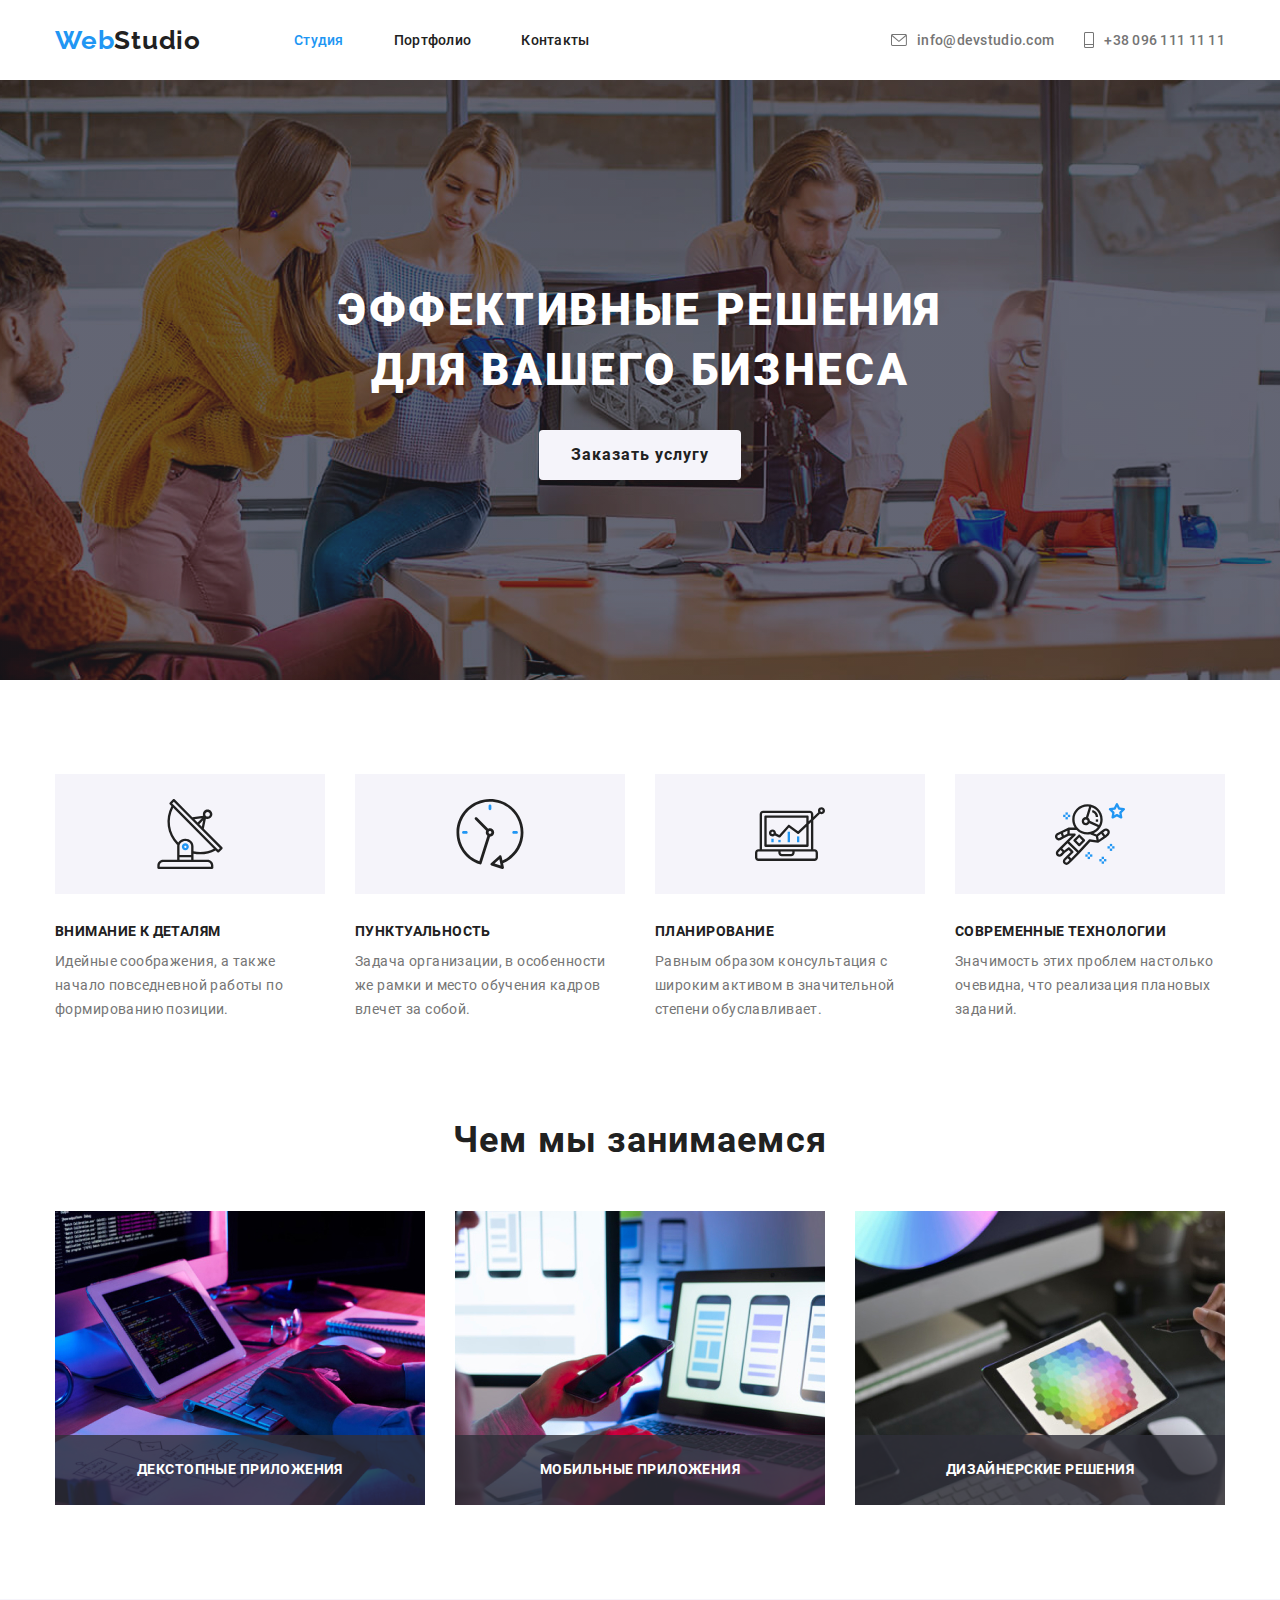
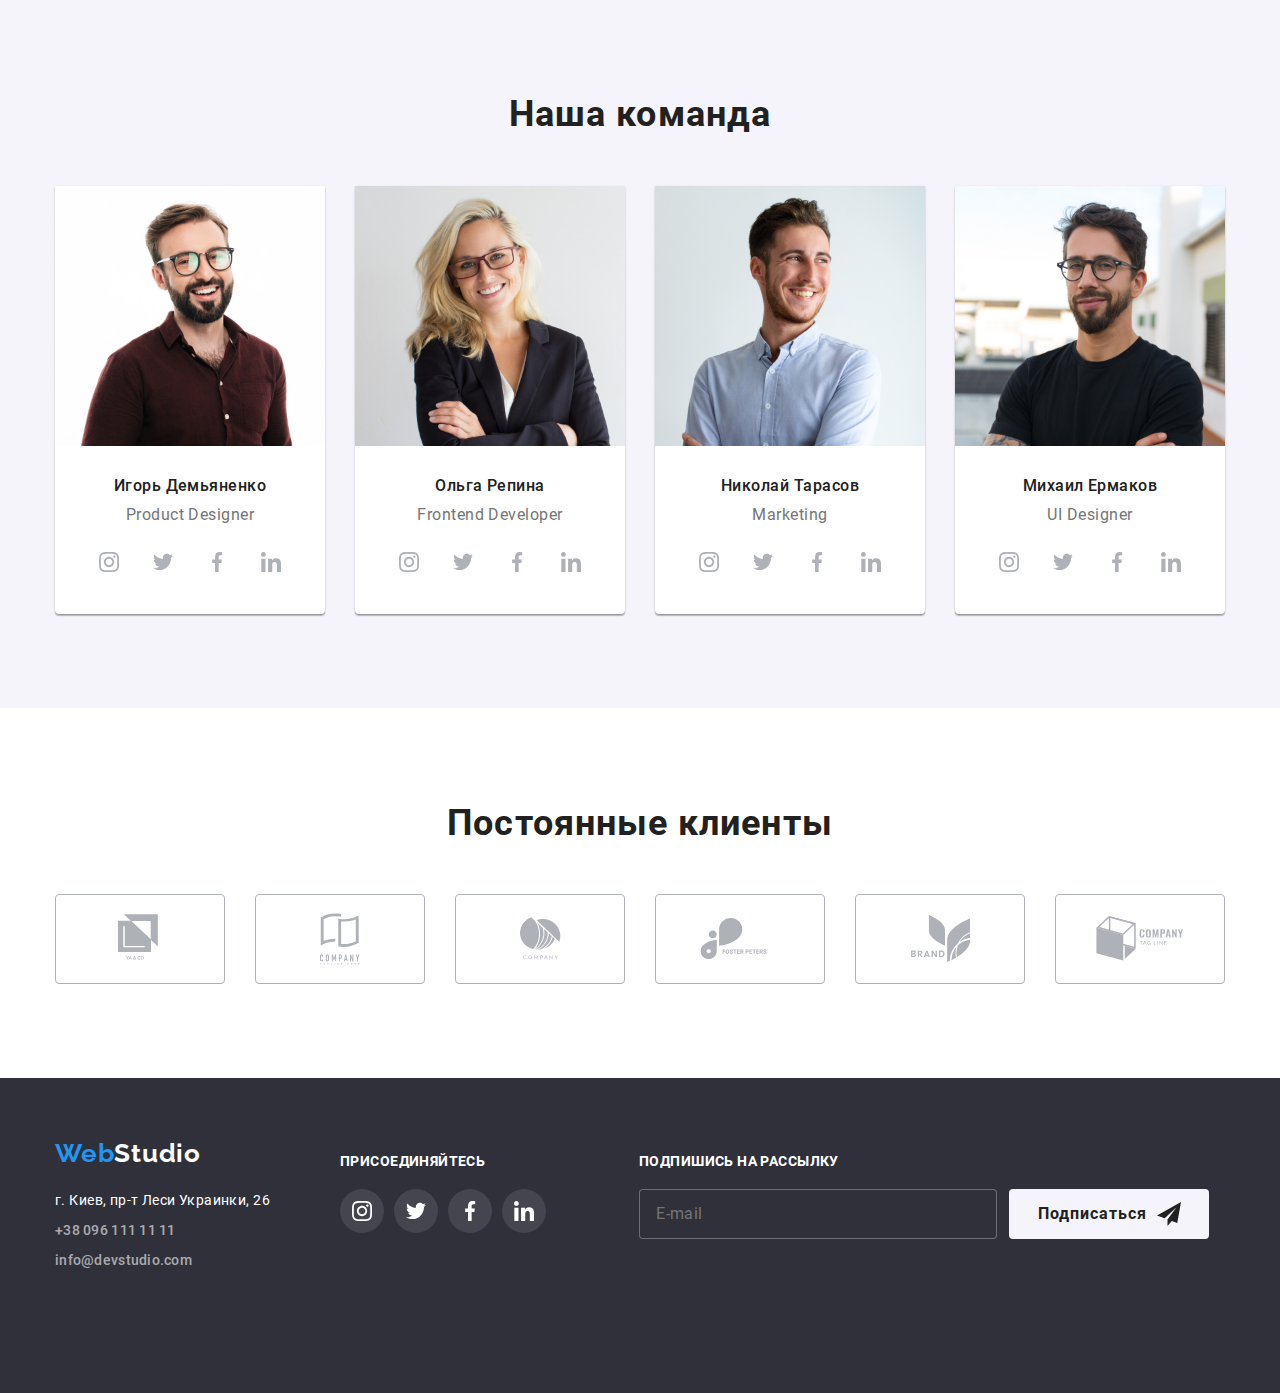
<file: index.html>
<!DOCTYPE html>
<html lang="ru">
  <head>
    <meta charset="UTF-8" />
    <meta name="viewport" content="width=device-width, initial-scale=1.0" />
    <title>эффективные решения для вашего бизнеса</title>
    <link
      href="https://fonts.googleapis.com/css2?family=Raleway:wght@700&display=swap"
      rel="stylesheet"
    />
    <link rel="stylesheet" href="./css/main.min.css" />
    <base href="." />
  </head>

  <body>
    <header>
      <div class="container main-nav">
        <a href="./" lang="en" class="logo-style link"
          ><span class="logo-accent link">Web</span>Studio</a
        >
        <nav class="nav">
          <ul class="site-nav list">
            <li class="item">
              <a href="" class="link-nav link current">Студия</a>
            </li>
            <li class="item">
              <a href="./portfolio.html" class="link link-nav">Портфолио</a>
            </li>
            <li class="item">
              <a href="" class="link link-nav">Контакты</a>
            </li>
          </ul>
        </nav>

        <ul class="auth-nav list">
          <li class="item">
            <a href="mailto:info@devstudio.com" class="link">
              <svg class="icon-nav envelope-icon">
                <use href="./icons/symbol-defs.svg#icon-envelope"></use></svg
              >info@devstudio.com
            </a>
          </li>
          <li class="item">
            <a href="tel:+380961111111" class="link">
              <svg class="icon-nav phone-icon">
                <use href="./icons/symbol-defs.svg#icon-phone"></use>
              </svg>
              +38 096 111 11 11</a
            >
          </li>
        </ul>
      </div>
    </header>

    <main>
      <section class="hero">
        <div class="container hero-view">
          <h1 class="main-title">эффективные решения для вашего бизнеса</h1>
          <button type="button" class="btn-service" data-modal-open>
            Заказать услугу
          </button>
          <div class="backdrop is-hidden" data-modal>
            <div class="modal">
              <div class="close-btn">
                <button class="close-icon" data-modal-close>
                  <svg class="close-icons-svg">
                    <use href="./icons/symbol-defs.svg#icon-vector"></use>
                  </svg>
                </button>
              </div>
              <p class="modal-form">Оставьте свои данные, мы вам перезвоним</p>
              <form class="form" autocomplete="off">
                <div class="form-field">
                  <label for="name" class="form-label">Имя</label>
                  <input
                    type="text"
                    name="name"
                    id="name"
                    placeholder=" "
                    class="form-input"
                  /><svg class="icon-modal icon-modal-name">
                    <use href="./icons/symbol-defs.svg#icon-person-black"></use>
                  </svg>
                </div>
                <div class="form-field">
                  <label for="phonenumber" class="form-label">Телефон</label>
                  <input
                    type="tel"
                    name="name"
                    id="phonenumber"
                    placeholder=" "
                    class="form-input"
                  /><svg class="icon-modal icon-modal-mob">
                    <use href="./icons/symbol-defs.svg#icon-phone-black"></use>
                  </svg>
                </div>
                <div class="form-field">
                  <label for="mail" class="form-label">Почта</label>
                  <input
                    type="email"
                    name="mail"
                    id="mail"
                    placeholder=" "
                    class="form-input"
                  /><svg class="icon-modal icon-modal-mail">
                    <use href="./icons/symbol-defs.svg#icon-email-black"></use>
                  </svg>
                </div>
                <div class="comment-field">
                  <label for="comment" class="form-label">Комментарий</label>
                  <textarea
                    name="message"
                    id="comment"
                    rows="5"
                    class="field"
                    placeholder="Введите текст"
                  ></textarea>
                </div>
                <div class="contract">
                  <label class="admission-contract">
                    <input type="checkbox" class="checkbox" name="admission" />
                    <span class="checkbox-icon"></span>
                    Соглашаюсь с рассылкой и принимаю
                    <a href="" lang="ru" class="checkbox-name"
                      >Условия договора</a
                    >
                  </label>
                </div>
                <div>
                  <button type="submit" class="btn btn-send">Отправить</button>
                </div>
              </form>
            </div>
          </div>
        </div>
      </section>

      <section class="advantages">
        <div class="container">
          <h2 hidden>Наши преимущества</h2>
          <ul class="list">
            <li class="item-text antenna-icon">
              <h3 class="title-advantages section-title">внимание к деталям</h3>
              <p class="text">
                Идейные соображения, а также начало повседневной работы по
                формированию позиции.
              </p>
            </li>

            <li class="item-text clock-icon">
              <h3 class="title-advantages section-title">пунктуальность</h3>
              <p class="text">
                Задача организации, в особенности же рамки и место обучения
                кадров влечет за собой.
              </p>
            </li>

            <li class="item-text diagram-icon">
              <h3 class="title-advantages section-title">планирование</h3>
              <p class="text">
                Равным образом консультация с широким активом в значительной
                степени обуславливает.
              </p>
            </li>

            <li class="item-text austranaut-icon">
              <h3 class="title-advantages section-title">
                современные технологии
              </h3>
              <p class="text">
                Значимость этих проблем настолько очевидна, что реализация
                плановых заданий.
              </p>
            </li>
          </ul>
        </div>
      </section>

      <section class="employment">
        <div class="container">
          <h2 class="section-title">Чем мы занимаемся</h2>
          <ul class="list">
            <li class="directions">
              <img
                src="./img/gallery/img1.jpg"
                width="370"
                height="294"
                alt="декстопные приложения"
              />
              <h3 class="title-advantages title-card">декстопные приложения</h3>
            </li>
            <li class="directions">
              <img
                src="./img/gallery/img2.jpg"
                width="370"
                height="294"
                alt="мобильные приложения"
              />
              <h3 class="title-advantages title-card">мобильные приложения</h3>
            </li>
            <li class="directions">
              <img
                src="./img/gallery/img3.jpg"
                width="370"
                height="294"
                alt="цветовая палитра"
              />
              <h3 class="title-advantages title-card">дизайнерские решения</h3>
            </li>
          </ul>
        </div>
      </section>

      <section class="employment section-staff">
        <div class="container">
          <h2 class="section-title">Наша команда</h2>

          <div class="team-list">
            <ul class="list">
              <li class="team-item">
                <img
                  src="./img/team/demjanenko.jpg"
                  alt="Игорь Демьяненко"
                  width="270"
                  height="260"
                />
                <h3 class="title-name">Игорь Демьяненко</h3>
                <p lang="en" class="profession">Product Designer</p>
                <ul class="list social-icons">
                  <li class="social-icons-item">
                    <a
                      class="social-icons-link"
                      href="https://instagram.com/"
                      target="_blank"
                      rel="noopener noreferer"
                      aria-label="Instagram"
                    >
                      <svg class="social-icons-svg">
                        <use
                          href="./icons/symbol-defs.svg#icon-instagram"
                        ></use>
                      </svg>
                    </a>
                  </li>
                  <li class="social-icons-item">
                    <a
                      class="social-icons-link"
                      href="https://twitter.com/"
                      target="_blank"
                      rel="noopener noreferer"
                      aria-label="Twitter"
                    >
                      <svg class="social-icons-svg">
                        <use href="./icons/symbol-defs.svg#icon-twitter"></use>
                      </svg>
                    </a>
                  </li>
                  <li class="social-icons-item">
                    <a
                      class="social-icons-link"
                      href="https://facebook.com/"
                      target="_blank"
                      rel="noopener noreferer"
                      aria-label="Facebook"
                    >
                      <svg class="social-icons-svg">
                        <use href="./icons/symbol-defs.svg#icon-facebook"></use>
                      </svg>
                    </a>
                  </li>
                  <li class="social-icons-item">
                    <a
                      class="social-icons-link"
                      href="https://linkedin.com/"
                      target="_blank"
                      rel="noopener noreferer"
                      aria-label="Linkedin"
                    >
                      <svg class="social-icons-svg">
                        <use href="./icons/symbol-defs.svg#icon-linkedin"></use>
                      </svg>
                    </a>
                  </li>
                </ul>
              </li>

              <li class="team-item">
                <img
                  src="./img/team/repina.jpg"
                  alt="Ольга Репина"
                  width="270"
                  height="260"
                />
                <h3 class="title-name">Ольга Репина</h3>
                <p lang="en" class="profession">Frontend Developer</p>
                <ul class="list social-icons">
                  <li class="social-icons-item">
                    <a
                      class="social-icons-link"
                      href="https://instagram.com/"
                      target="_blank"
                      rel="noopener noreferer"
                      aria-label="Instagram"
                    >
                      <svg class="social-icons-svg">
                        <use
                          href="./icons/symbol-defs.svg#icon-instagram"
                        ></use>
                      </svg>
                    </a>
                  </li>
                  <li class="social-icons-item">
                    <a
                      class="social-icons-link"
                      href="https://twitter.com/"
                      target="_blank"
                      rel="noopener noreferer"
                      aria-label="Twitter"
                    >
                      <svg class="social-icons-svg">
                        <use href="./icons/symbol-defs.svg#icon-twitter"></use>
                      </svg>
                    </a>
                  </li>
                  <li class="social-icons-item">
                    <a
                      class="social-icons-link"
                      href="https://facebook.com/"
                      target="_blank"
                      rel="noopener noreferer"
                      aria-label="Facebook"
                    >
                      <svg class="social-icons-svg">
                        <use href="./icons/symbol-defs.svg#icon-facebook"></use>
                      </svg>
                    </a>
                  </li>
                  <li class="social-icons-item">
                    <a
                      class="social-icons-link"
                      href="https://linkedin.com/"
                      target="_blank"
                      rel="noopener noreferer"
                      aria-label="Linkedin"
                    >
                      <svg class="social-icons-svg">
                        <use href="./icons/symbol-defs.svg#icon-linkedin"></use>
                      </svg>
                    </a>
                  </li>
                </ul>
              </li>

              <li class="team-item">
                <img
                  src="./img/team/tarasov.jpg"
                  alt="Николай Тарасов"
                  width="270"
                  height="260"
                />
                <h3 class="title-name">Николай Тарасов</h3>
                <p lang="en" class="profession">Marketing</p>
                <ul class="list social-icons">
                  <li class="social-icons-item">
                    <a
                      class="social-icons-link"
                      href="https://instagram.com/"
                      target="_blank"
                      rel="noopener noreferer"
                      aria-label="Instagram"
                    >
                      <svg class="social-icons-svg">
                        <use
                          href="./icons/symbol-defs.svg#icon-instagram"
                        ></use>
                      </svg>
                    </a>
                  </li>
                  <li class="social-icons-item">
                    <a
                      class="social-icons-link"
                      href="https://twitter.com/"
                      target="_blank"
                      rel="noopener noreferer"
                      aria-label="Twitter"
                    >
                      <svg class="social-icons-svg">
                        <use href="./icons/symbol-defs.svg#icon-twitter"></use>
                      </svg>
                    </a>
                  </li>
                  <li class="social-icons-item">
                    <a
                      class="social-icons-link"
                      href="https://facebook.com/"
                      target="_blank"
                      rel="noopener noreferer"
                      aria-label="Facebook"
                    >
                      <svg class="social-icons-svg">
                        <use href="./icons/symbol-defs.svg#icon-facebook"></use>
                      </svg>
                    </a>
                  </li>
                  <li class="social-icons-item">
                    <a
                      class="social-icons-link"
                      href="https://linkedin.com/"
                      target="_blank"
                      rel="noopener noreferer"
                      aria-label="Linkedin"
                    >
                      <svg class="social-icons-svg">
                        <use href="./icons/symbol-defs.svg#icon-linkedin"></use>
                      </svg>
                    </a>
                  </li>
                </ul>
              </li>

              <li class="team-item">
                <img
                  src="./img/team/ermakov.jpg"
                  alt="Михаил Ермаков"
                  width="270"
                  height="260"
                />
                <h3 class="title-name">Михаил Ермаков</h3>
                <p lang="en" class="profession">UI Designer</p>
                <ul class="list social-icons">
                  <li class="social-icons-item">
                    <a
                      class="social-icons-link"
                      href="https://instagram.com/"
                      target="_blank"
                      rel="noopener noreferer"
                      aria-label="Instagram"
                    >
                      <svg class="social-icons-svg">
                        <use
                          href="./icons/symbol-defs.svg#icon-instagram"
                        ></use>
                      </svg>
                    </a>
                  </li>
                  <li class="social-icons-item">
                    <a
                      class="social-icons-link"
                      href="https://twitter.com/"
                      target="_blank"
                      rel="noopener noreferer"
                      aria-label="Twitter"
                    >
                      <svg class="social-icons-svg">
                        <use href="./icons/symbol-defs.svg#icon-twitter"></use>
                      </svg>
                    </a>
                  </li>
                  <li class="social-icons-item">
                    <a
                      class="social-icons-link"
                      href="https://facebook.com/"
                      target="_blank"
                      rel="noopener noreferer"
                      aria-label="Facebook"
                    >
                      <svg class="social-icons-svg">
                        <use href="./icons/symbol-defs.svg#icon-facebook"></use>
                      </svg>
                    </a>
                  </li>
                  <li class="social-icons-item">
                    <a
                      class="social-icons-link"
                      href="https://linkedin.com/"
                      target="_blank"
                      rel="noopener noreferer"
                      aria-label="Linkedin"
                    >
                      <svg class="social-icons-svg">
                        <use href="./icons/symbol-defs.svg#icon-linkedin"></use>
                      </svg>
                    </a>
                  </li>
                </ul>
              </li>
            </ul>
          </div>
        </div>
      </section>
      <section class="our-clients">
        <div class="container">
          <h2 class="section-title">Постоянные клиенты</h2>
          <ul class="list clients-list">
            <li class="client-item">
              <a
                class="link client-link"
                href=""
                target="_blank"
                rel="noopener noreferer"
                aria-label="YA & CO"
              >
                <svg class="client-icons-svg first-client">
                  <use href="./icons/symbol-defs.svg#icon-logo-1"></use>
                </svg>
              </a>
            </li>
            <li class="client-item">
              <a
                class="link client-link"
                href=""
                target="_blank"
                rel="noopener noreferer"
                aria-label="Company2"
              >
                <svg class="client-icons-svg second-client">
                  <use href="./icons/symbol-defs.svg#icon-logo-2"></use>
                </svg>
              </a>
            </li>
            <li class="client-item">
              <a
                class="link client-link"
                href=""
                target="_blank"
                rel="noopener noreferer"
                aria-label="Company"
              >
                <svg class="client-icons-svg third-client">
                  <use href="./icons/symbol-defs.svg#icon-logo-3"></use>
                </svg>
              </a>
            </li>
            <li class="client-item">
              <a
                class="link client-link"
                href=""
                target="_blank"
                rel="noopener noreferer"
                aria-label="Foster Peter"
              >
                <svg class="client-icons-svg fourth-client">
                  <use href="./icons/symbol-defs.svg#icon-logo-4"></use>
                </svg>
              </a>
            </li>
            <li class="client-item">
              <a
                class="link client-link"
                href=""
                target="_blank"
                rel="noopener noreferer"
                aria-label="BRAND"
              >
                <svg class="client-icons-svg fifth-client">
                  <use href="./icons/symbol-defs.svg#icon-logo-5"></use>
                </svg>
              </a>
            </li>
            <li class="client-item">
              <a
                class="link client-link"
                href=""
                target="_blank"
                rel="noopener noreferer"
                aria-label="TagLine"
              >
                <svg class="client-icons-svg sixth-client">
                  <use href="./icons/symbol-defs.svg#icon-logo-6">logo6</use>
                </svg>
              </a>
            </li>
          </ul>
        </div>
      </section>
    </main>

    <footer class="footer-css">
      <div class="container">
        <div class="left-footer">
          <a href="./" lang="en" class="logo-style footer link"
            ><span class="logo-accent link">Web</span>Studio</a
          >
          <address class="adress">
            <p class="adress-footer">г. Киев, пр-т Леси Украинки, 26</p>
            <ul class="list footer-adress">
              <li class="contact-footer">
                <a href="tel:+380961111111" class="link link-contact"
                  >+38 096 111 11 11</a
                >
              </li>
              <li class="contact-footer">
                <a href="mailto:info@devstudio.com" class="link link-contact"
                  >info@devstudio.com</a
                >
              </li>
            </ul>
          </address>
        </div>
        <div class="social-net">
          <p class="join">присоединяйтесь</p>
          <ul class="list social-icons">
            <li class="social-icons-item">
              <a
                class="social-icons-link icons-footer"
                href="https://instagram.com/"
                target="_blank"
                rel="noopener noreferer"
                aria-label="Instagram"
              >
                <svg class="social-icons-svg footer-svg">
                  <use href="./icons/symbol-defs.svg#icon-instagram"></use>
                </svg>
              </a>
            </li>
            <li class="social-icons-item">
              <a
                class="social-icons-link icons-footer"
                href="https://twitter.com/"
                target="_blank"
                rel="noopener noreferer"
                aria-label="Twitter"
              >
                <svg class="social-icons-svg footer-svg">
                  <use href="./icons/symbol-defs.svg#icon-twitter"></use>
                </svg>
              </a>
            </li>
            <li class="social-icons-item">
              <a
                class="social-icons-link icons-footer"
                href="https://facebook.com/"
                target="_blank"
                rel="noopener noreferer"
                aria-label="Facebook"
              >
                <svg class="social-icons-svg footer-svg">
                  <use href="./icons/symbol-defs.svg#icon-facebook"></use>
                </svg>
              </a>
            </li>
            <li class="social-icons-item">
              <a
                class="social-icons-link icons-footer"
                href="https://linkedin.com/"
                target="_blank"
                rel="noopener noreferer"
                aria-label="Linkedin"
              >
                <svg class="social-icons-svg footer-svg">
                  <use href="./icons/symbol-defs.svg#icon-linkedin"></use>
                </svg>
              </a>
            </li>
          </ul>
        </div>
        <div class="subscribe">
          <p class="join">Подпишись на рассылку</p>
          <form class="form subscribe-form" autocomplete="off">
            <input
              type=" text"
              name="mailing"
              id="mailing"
              placeholder="E-mail"
              class="mailing-input"
            />
            <button type="submit" class="mailing-btn">
              Подписаться
              <svg class="send-icon">
                <use href="./icons/symbol-defs.svg#icon-send"></use>
              </svg>
            </button>
          </form>
        </div>
      </div>
    </footer>
    <script src="./js/modalWnd.js" type="text/javascript"></script>
  </body>
</html>
</file>
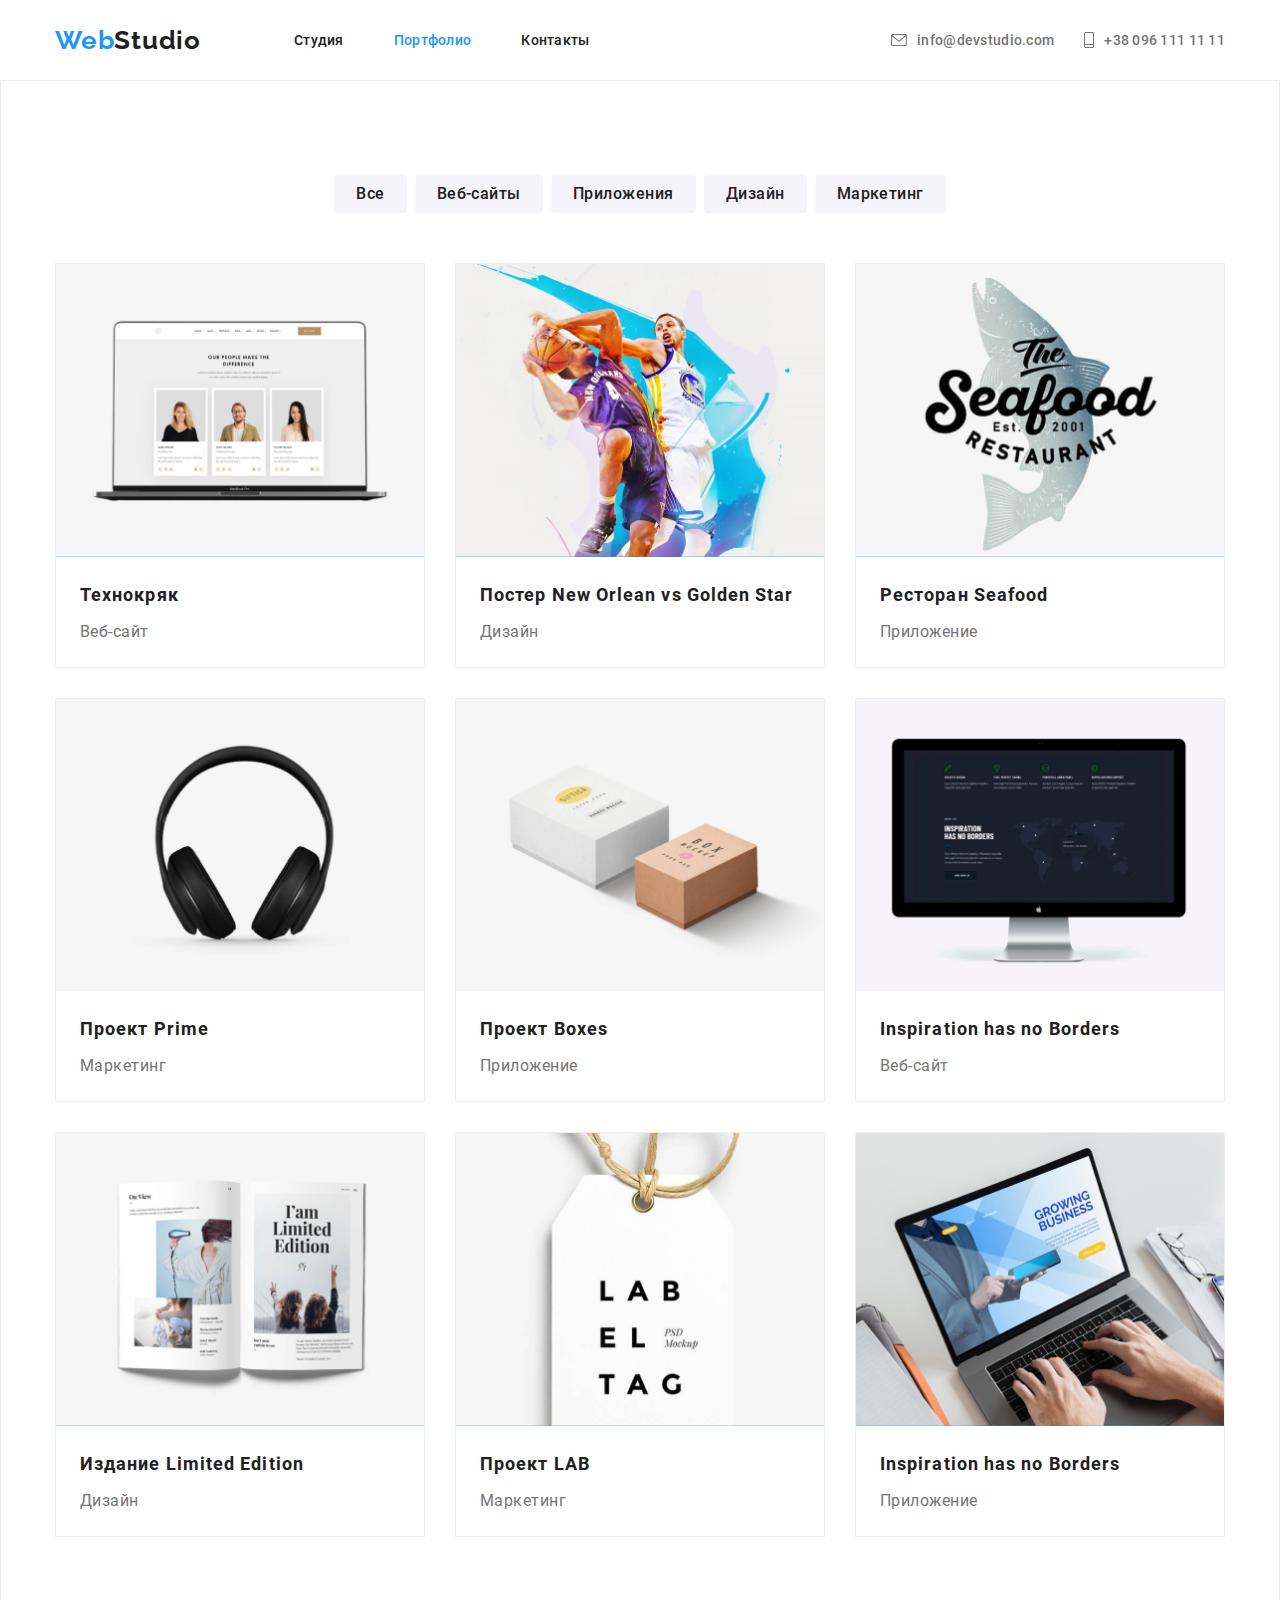
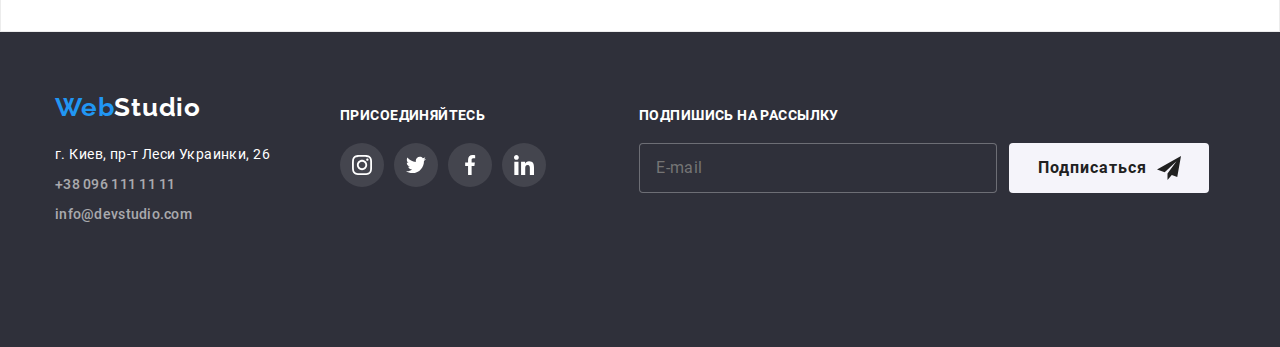
<file: portfolio.html>
<!DOCTYPE html>
<html lang="ru">
  <head>
    <meta charset="UTF-8" />
    <meta name="viewport" content="width=device-width, initial-scale=1.0" />
    <title>эффективные решения для вашего бизнеса</title>
    <link
      href="https://fonts.googleapis.com/css2?family=Raleway:wght@700&display=swap"
      rel="stylesheet"
    />
    <link rel="stylesheet" href="./css/portfolio.min.css" />
  </head>

  <body>
    <header>
      <div class="container main-nav">
        <a href="./" lang="en" class="logo-style link"
          ><span class="logo-accent link">Web</span>Studio</a
        >
        <nav class="nav">
          <ul class="site-nav list">
            <li class="item">
              <a href="./index.html" class="link-nav link">Студия</a>
            </li>
            <li class="item">
              <a href="./portfolio.html" class="link link-nav current"
                >Портфолио</a
              >
            </li>
            <li class="item">
              <a href="" class="link link-nav">Контакты</a>
            </li>
          </ul>
        </nav>

        <ul class="auth-nav list">
          <li class="item">
            <a href="mailto:info@devstudio.com" class="link">
              <svg class="icon-nav envelope-icon">
                <use href="./icons/symbol-defs.svg#icon-envelope"></use></svg
              >info@devstudio.com
            </a>
          </li>
          <li class="item">
            <a href="tel:+380961111111" class="link">
              <svg class="icon-nav phone-icon">
                <use href="./icons/symbol-defs.svg#icon-phone"></use>
              </svg>
              +38 096 111 11 11</a
            >
          </li>
        </ul>
      </div>
    </header>

    <main>
      <section class="portfolio">
        <div class="container">
          <h2 hidden>Портфолио-навигация</h2>
          <ul class="list-nav current list">
            <li class="btn-portfolio">
              <button type="button" class="btn">Все</button>
            </li>
            <li class="btn-portfolio">
              <button type="button" class="btn">Веб-сайты</button>
            </li>
            <li class="btn-portfolio">
              <button type="button" class="btn">Приложения</button>
            </li>
            <li class="btn-portfolio">
              <button type="button" class="btn">Дизайн</button>
            </li>
            <li class="btn-portfolio">
              <button type="button" class="btn">Маркетинг</button>
            </li>
          </ul>

          <h1 hidden>Портфолио</h1>
          <ul class="list flex-container">
            <li class="box">
              <a href="" class="project">
                <div class="box-thumb">
                  <img
                    src="./img/img-portfolio/tehnokhr.jpg"
                    alt="Технокряк"
                    width="370"
                    height="294"
                  />
                  <div class="box-overlay">
                    <article class="article-portfolio">
                      Технокряк это современная площадка распространения
                      коронавируса. Компании используют эту платформу для
                      цифрового шпионажа и атак на защищённые сервера
                      конкурентов.
                    </article>
                  </div>
                </div>
                <div class="description">
                  <h3 class="project-title">Технокряк</h3>
                  <p class="project-description">Веб-сайт</p>
                </div>
              </a>
            </li>

            <li class="box">
              <a href="" class="project">
                <div class="box-thumb">
                  <img
                    src="./img/img-portfolio/poster.jpg"
                    alt="New Orlean vs Golden Star"
                    width="370"
                    height="294"
                  />
                  <div class="box-overlay">
                    <article class="article-portfolio">
                      Технокряк это современная площадка распространения
                      коронавируса. Компании используют эту платформу для
                      цифрового шпионажа и атак на защищённые сервера
                      конкурентов.
                    </article>
                  </div>
                </div>
                <div class="description">
                  <h3 class="project-title">
                    Постер <span lang="en">New Orlean vs Golden Star</span>
                  </h3>
                  <p class="project-description">Дизайн</p>
                </div>
              </a>
            </li>

            <li class="box">
              <a href="" class="project">
                <div class="box-thumb">
                  <img
                    src="./img/img-portfolio/restoran.jpg"
                    alt="Ресторан Seafood"
                    width="370"
                    height="294"
                  />
                  <div class="box-overlay">
                    <article class="article-portfolio">
                      Технокряк это современная площадка распространения
                      коронавируса. Компании используют эту платформу для
                      цифрового шпионажа и атак на защищённые сервера
                      конкурентов.
                    </article>
                  </div>
                </div>
                <div class="description">
                  <h3 class="project-title">
                    Ресторан <span lang="en">Seafood</span>
                  </h3>
                  <p class="project-description">Приложение</p>
                </div>
              </a>
            </li>

            <li class="box">
              <a href="" class="project">
                <div class="box-thumb">
                  <img
                    src="./img/img-portfolio/prime.jpg"
                    alt="Проект Prime"
                    width="370"
                    height="294"
                  />
                  <div class="box-overlay">
                    <article class="article-portfolio">
                      Технокряк это современная площадка распространения
                      коронавируса. Компании используют эту платформу для
                      цифрового шпионажа и атак на защищённые сервера
                      конкурентов.
                    </article>
                  </div>
                </div>
                <div class="description">
                  <h3 class="project-title">
                    Проект <span lang="en">Prime</span>
                  </h3>
                  <p class="project-description">Маркетинг</p>
                </div>
              </a>
            </li>

            <li class="box">
              <a href="" class="project">
                <div class="box-thumb">
                  <img
                    src="./img/img-portfolio/boxes.jpg"
                    alt="Проект Boxes"
                    width="370"
                    height="294"
                  />
                  <div class="box-overlay">
                    <article class="article-portfolio">
                      Технокряк это современная площадка распространения
                      коронавируса. Компании используют эту платформу для
                      цифрового шпионажа и атак на защищённые сервера
                      конкурентов.
                    </article>
                  </div>
                </div>
                <div class="description">
                  <h3 class="project-title">
                    Проект <span lang="en">Boxes</span>
                  </h3>
                  <p class="project-description">Приложение</p>
                </div>
              </a>
            </li>

            <li class="box">
              <a href="" class="project">
                <div class="box-thumb">
                  <img
                    src="./img/img-portfolio/inspiration.jpg"
                    alt="Inspiration has no Borders"
                    width="370"
                    height="294"
                  />
                  <div class="box-overlay">
                    <article class="article-portfolio">
                      Технокряк это современная площадка распространения
                      коронавируса. Компании используют эту платформу для
                      цифрового шпионажа и атак на защищённые сервера
                      конкурентов.
                    </article>
                  </div>
                </div>
                <div class="description">
                  <h3 lang="en" class="project-title">
                    Inspiration has no Borders
                  </h3>
                  <p class="project-description">Веб-сайт</p>
                </div>
              </a>
            </li>

            <li class="box">
              <a href="" class="project">
                <div class="box-thumb">
                  <img
                    src="./img/img-portfolio/izdanie.jpg"
                    alt="Дизайн Limited Edition"
                    width="370"
                    height="294"
                  />
                  <div class="box-overlay">
                    <article class="article-portfolio">
                      Технокряк это современная площадка распространения
                      коронавируса. Компании используют эту платформу для
                      цифрового шпионажа и атак на защищённые сервера
                      конкурентов.
                    </article>
                  </div>
                </div>
                <div class="description">
                  <h3 class="project-title">
                    Издание <span lang="en">Limited Edition</span>
                  </h3>
                  <p class="project-description">Дизайн</p>
                </div>
              </a>
            </li>

            <li class="box">
              <a href="" class="project">
                <div class="box-thumb">
                  <img
                    src="./img/img-portfolio/lab.jpg"
                    alt="Проект LAB"
                    width="370"
                    height="294"
                  />
                  <div class="box-overlay">
                    <article class="article-portfolio">
                      Технокряк это современная площадка распространения
                      коронавируса. Компании используют эту платформу для
                      цифрового шпионажа и атак на защищённые сервера
                      конкурентов.
                    </article>
                  </div>
                </div>
                <div class="description">
                  <h3 class="project-title">
                    Проект <span lang="en">LAB</span>
                  </h3>
                  <p class="project-description">Маркетинг</p>
                </div>
              </a>
            </li>

            <li class="box">
              <a href="" class="project">
                <div class="box-thumb">
                  <img
                    src="./img/img-portfolio/buisness.jpg"
                    alt="Inspiration has no Borders"
                    width="370"
                    height="294"
                  />
                  <div class="box-overlay">
                    <article class="article-portfolio">
                      Технокряк это современная площадка распространения
                      коронавируса. Компании используют эту платформу для
                      цифрового шпионажа и атак на защищённые сервера
                      конкурентов.
                    </article>
                  </div>
                </div>
                <div class="description">
                  <h3 lang="en" class="project-title">
                    Inspiration has no Borders
                  </h3>
                  <p class="project-description">Приложение</p>
                </div>
              </a>
            </li>
          </ul>
        </div>
      </section>
    </main>

    <footer class="footer-css">
      <div class="container">
        <div class="left-footer">
          <a href="./" lang="en" class="logo-style footer link"
            ><span class="logo-accent link">Web</span>Studio</a
          >
          <address class="adress">
            <p class="adress-footer">г. Киев, пр-т Леси Украинки, 26</p>
            <ul class="list footer-adress">
              <li class="contact-footer">
                <a href="tel:+380961111111" class="link link-contact"
                  >+38 096 111 11 11</a
                >
              </li>
              <li class="contact-footer">
                <a href="mailto:info@devstudio.com" class="link link-contact"
                  >info@devstudio.com</a
                >
              </li>
            </ul>
          </address>
        </div>
        <div class="social-net">
          <p class="join">присоединяйтесь</p>
          <ul class="list social-icons">
            <li class="social-icons-item">
              <a
                class="social-icons-link icons-footer"
                href="https://instagram.com/"
                target="_blank"
                rel="noopener noreferer"
                aria-label="Instagram"
              >
                <svg class="social-icons-svg footer-svg">
                  <use href="./icons/symbol-defs.svg#icon-instagram"></use>
                </svg>
              </a>
            </li>
            <li class="social-icons-item">
              <a
                class="social-icons-link icons-footer"
                href="https://twitter.com/"
                target="_blank"
                rel="noopener noreferer"
                aria-label="Twitter"
              >
                <svg class="social-icons-svg footer-svg">
                  <use href="./icons/symbol-defs.svg#icon-twitter"></use>
                </svg>
              </a>
            </li>
            <li class="social-icons-item">
              <a
                class="social-icons-link icons-footer"
                href="https://facebook.com/"
                target="_blank"
                rel="noopener noreferer"
                aria-label="Facebook"
              >
                <svg class="social-icons-svg footer-svg">
                  <use href="./icons/symbol-defs.svg#icon-facebook"></use>
                </svg>
              </a>
            </li>
            <li class="social-icons-item">
              <a
                class="social-icons-link icons-footer"
                href="https://linkedin.com/"
                target="_blank"
                rel="noopener noreferer"
                aria-label="Linkedin"
              >
                <svg class="social-icons-svg footer-svg">
                  <use href="./icons/symbol-defs.svg#icon-linkedin"></use>
                </svg>
              </a>
            </li>
          </ul>
        </div>
        <div class="subscribe">
          <p class="join">Подпишись на рассылку</p>
          <form class="form subscribe-form" autocomplete="off">
            <input
              type=" text"
              name="mailing"
              id="mailing"
              placeholder="E-mail"
              class="mailing-input"
            />
            <button type="submit" class="mailing-btn">
              Подписаться
              <svg class="send-icon">
                <use href="./icons/symbol-defs.svg#icon-send"></use>
              </svg>
            </button>
          </form>
        </div>
      </div>
    </footer>
  </body>
</html>
</file>
<file: css/main.min.css>
/*! normalize.css v8.0.1 | MIT License | github.com/necolas/normalize.css */html{line-height:1.15;-webkit-text-size-adjust:100%}body{margin:0}main{display:block}h1{font-size:2em;margin:0.67em 0}hr{box-sizing:content-box;height:0;overflow:visible}pre{font-family:monospace, monospace;font-size:1em}a{background-color:transparent}abbr[title]{border-bottom:none;text-decoration:underline;text-decoration:underline dotted}b,strong{font-weight:bolder}code,kbd,samp{font-family:monospace, monospace;font-size:1em}small{font-size:80%}sub,sup{font-size:75%;line-height:0;position:relative;vertical-align:baseline}sub{bottom:-0.25em}sup{top:-0.5em}img{border-style:none}button,input,optgroup,select,textarea{font-family:inherit;font-size:100%;line-height:1.15;margin:0}button,input{overflow:visible}button,select{text-transform:none}button,[type="button"],[type="reset"],[type="submit"]{-webkit-appearance:button}button::-moz-focus-inner,[type="button"]::-moz-focus-inner,[type="reset"]::-moz-focus-inner,[type="submit"]::-moz-focus-inner{border-style:none;padding:0}button:-moz-focusring,[type="button"]:-moz-focusring,[type="reset"]:-moz-focusring,[type="submit"]:-moz-focusring{outline:1px dotted ButtonText}fieldset{padding:0.35em 0.75em 0.625em}legend{box-sizing:border-box;color:inherit;display:table;max-width:100%;padding:0;white-space:normal}progress{vertical-align:baseline}textarea{overflow:auto}[type="checkbox"],[type="radio"]{box-sizing:border-box;padding:0}[type="number"]::-webkit-inner-spin-button,[type="number"]::-webkit-outer-spin-button{height:auto}[type="search"]{-webkit-appearance:textfield;outline-offset:-2px}[type="search"]::-webkit-search-decoration{-webkit-appearance:none}::-webkit-file-upload-button{-webkit-appearance:button;font:inherit}details{display:block}summary{display:list-item}template{display:none}[hidden]{display:none}@font-face{font-family:"Roboto";font-style:normal;font-weight:400;src:url("../fonts/roboto/roboto/roboto-v20-latin_cyrillic-regular.eot");src:local("Roboto"),local("Roboto-Regular"),url("../fonts/roboto/roboto-v20-latin_cyrillic-regular.eot?#iefix") format("embedded-opentype"),url("../fonts/roboto/roboto-v20-latin_cyrillic-regular.woff2") format("woff2"),url("../fonts/roboto/roboto-v20-latin_cyrillic-regular.woff") format("woff"),url("../fonts/roboto/roboto-v20-latin_cyrillic-regular.ttf") format("truetype"),url("../fonts/roboto/roboto-v20-latin_cyrillic-regular.svg#Roboto") format("svg")}@font-face{font-family:"Roboto";font-style:normal;font-weight:500;src:url("../fonts/roboto/roboto-v20-latin_cyrillic-500.eot");src:local("Roboto Medium"),local("Roboto-Medium"),url("../fonts/roboto/roboto-v20-latin_cyrillic-500.eot?#iefix") format("embedded-opentype"),url("../fonts/roboto/roboto-v20-latin_cyrillic-500.woff2") format("woff2"),url("../fonts/roboto/roboto-v20-latin_cyrillic-500.woff") format("woff"),url("../fonts/roboto/roboto-v20-latin_cyrillic-500.ttf") format("truetype"),url("../fonts/roboto/roboto-v20-latin_cyrillic-500.svg#Roboto") format("svg")}@font-face{font-family:"Roboto";font-style:normal;font-weight:700;src:url("../fonts/roboto/roboto-v20-latin_cyrillic-700.eot");src:local("Roboto Bold"),local("Roboto-Bold"),url("../fonts/roboto/roboto-v20-latin_cyrillic-700.eot?#iefix") format("embedded-opentype"),url("../fonts/roboto/roboto-v20-latin_cyrillic-700.woff2") format("woff2"),url("../fonts/roboto/roboto-v20-latin_cyrillic-700.woff") format("woff"),url("../fonts/roboto/roboto-v20-latin_cyrillic-700.ttf") format("truetype"),url("../fonts/roboto/roboto-v20-latin_cyrillic-700.svg#Roboto") format("svg")}@font-face{font-family:"Roboto";font-style:normal;font-weight:900;src:url("../fonts/roboto/roboto-v20-latin_cyrillic-900.eot");src:local("Roboto Black"),local("Roboto-Black"),url("../fonts/roboto/roboto-v20-latin_cyrillic-900.eot?#iefix") format("embedded-opentype"),url("../fonts/roboto/roboto-v20-latin_cyrillic-900.woff2") format("woff2"),url("../fonts/roboto/roboto-v20-latin_cyrillic-900.woff") format("woff"),url("../fonts/roboto/roboto-v20-latin_cyrillic-900.ttf") format("truetype"),url("../fonts/roboto/roboto-v20-latin_cyrillic-900.svg#Roboto") format("svg")}html{box-sizing:border-box}*,*::before,*::after{box-sizing:inherit}img{display:block;max-width:100%;height:auto}h1,h2,h3,p{margin-top:0}h1,h2{text-align:center}.container{width:1200px;padding-left:15px;padding-right:15px;margin-left:auto;margin-right:auto;margin-top:0;margin-bottom:0}body{max-width:100%;margin:auto}.text{color:#757575;font-family:"Roboto",sans-serif;font-style:normal;font-weight:400;font-size:14px;line-height:1.714;letter-spacing:0.03em;margin-bottom:0;height:75px}.link{color:#757575;text-decoration:none;font-family:"Roboto",sans-serif;font-style:normal;font-weight:500;font-size:14px;line-height:1.17;letter-spacing:0.02em;transition:color 250ms cubic-bezier(0.4, 0, 0.2, 1)}.link:hover,.link:focus{color:#2196f3;transition:color 250ms cubic-bezier(0.4, 0, 0.2, 1)}.list{list-style:none;padding:0px;margin:0px;display:flex;flex-wrap:wrap}.section-title{margin-top:0px;margin-bottom:50px;font-family:"Roboto",sans-serif;font-style:normal;font-weight:700;font-size:36px;line-height:1.17;letter-spacing:0.03em;color:#212121}.btn{font-family:"Roboto",sans-serif;font-style:normal;font-weight:500;font-size:16px;line-height:1.62;letter-spacing:0.03em;padding:6px 22px;background-color:#f5f4fa;color:#212121;border-radius:4px;height:38px;border:none;transition:color 250ms cubic-bezier(0.4, 0, 0.2, 1),background-color 250ms cubic-bezier(0.4, 0, 0.2, 1),box-shadow 250ms cubic-bezier(0.4, 0, 0.2, 1)}.btn:hover,.btn:focus{box-shadow:0px 3px 1px rgba(0,0,0,0.1),0px 1px 2px rgba(0,0,0,0.08),0px 2px 2px rgba(0,0,0,0.12);background-color:#2196f3;color:#fff;outline:none;transition:color 250ms cubic-bezier(0.4, 0, 0.2, 1),background-color 250ms cubic-bezier(0.4, 0, 0.2, 1),box-shadow 250ms cubic-bezier(0.4, 0, 0.2, 1)}.site-nav .link-nav.current{color:#2196f3}.site-nav,.nav-logo{display:flex;align-items:center}.site-nav .link{display:block;padding-bottom:32px;padding-top:32px}.site-nav .item{display:flex;margin-right:50px}.site-nav .item:last-child{margin-right:0}.nav{margin-left:93px}.auth-nav{display:flex;margin-left:auto}.auth-nav .link{display:inline-flex;align-items:center;padding-top:21px;padding-bottom:21px}.auth-nav .item+.item{margin-left:30px}.main-nav{display:flex;align-items:center}.site-nav{display:flex;align-items:center}.link-nav{position:relative;display:inline-flex;color:#212121}.link-nav::after{content:"";position:absolute;left:0;bottom:0;display:block;width:100%;height:4px;border-radius:2px;background-color:#2196f3;transform:scale(0);transition:transform 250ms cubic-bezier(0.4, 0, 0.2, 1)}.link-nav:focus::after,.link-nav:hover::after{transform:scaleX(1)}.icon-nav{display:inline-block;align-items:center;justify-content:center;margin-right:10px;fill:#757575;transition:fill 250ms cubic-bezier(0.4, 0, 0.2, 1)}.envelope-icon{width:16px;height:12px}.auth-nav .link:hover .envelope-icon,.auth-nav .link:focus .envelope-icon{fill:#2196f3;transition:fill 250ms cubic-bezier(0.4, 0, 0.2, 1)}.phone-icon{width:10px;height:16px}.auth-nav .link:hover .phone-icon,.auth-nav .link:focus .phone-icon{fill:#2196f3;transition:fill 250ms cubic-bezier(0.4, 0, 0.2, 1)}.logo-style{display:block;font-family:"Raleway", sans-serif;font-style:normal;font-weight:700;font-size:26px;line-height:1.19;letter-spacing:0.03em;color:#212121;height:31px}.logo-style.footer{color:#fff;margin-bottom:20px}.logo-accent.link{color:#2196f3;font-family:"Raleway", sans-serif;font-style:normal;font-weight:700;font-size:26px;line-height:1.19;letter-spacing:0.03em}.social-icons{display:flex;padding-left:32px;margin-top:16px}.social-icons-link{display:flex;justify-content:center;align-items:center;width:44px;height:44px;background-color:#fff;border-radius:50%;transition:background-color 250ms cubic-bezier(0.4, 0, 0.2, 1)}.social-icons-link:hover,.social-icons-link:focus{background-color:#2196f3;transition:background-color 250ms cubic-bezier(0.4, 0, 0.2, 1)}.social-icons-svg{width:20px;height:20px;fill:#afb1b8;transition:fill 250ms cubic-bezier(0.4, 0, 0.2, 1)}.social-icons-link:hover .social-icons-svg,.social-icons-link:focus .social-icons-svg{fill:#fff;transition:fill 250ms cubic-bezier(0.4, 0, 0.2, 1)}.social-icons-item:not(:last-child){margin-right:10px}.backdrop{position:fixed;left:0;top:0;width:100%;height:100%;background-color:rgba(0,0,0,0.2);opacity:1;z-index:100;transition:opacity 250ms cubic-bezier(0.4, 0, 0.2, 1)}.backdrop:not(is-hidden) .modal{transform:scale(1) translate(-50%, -50%);transform-origin:left top;transition:transform 250ms cubic-bezier(0.4, 0, 0.2, 1)}.backdrop.is-hidden .modal{transition:transform 0ms;transform:scale(0) translate(-50%, -50%)}.backdrop.is-hidden{opacity:0;pointer-events:none;transition:opacity 250ms cubic-bezier(0.4, 0, 0.2, 1)}.modal{position:absolute;top:50%;left:50%;width:528px;height:581px;background-color:#fff;border-radius:4px;box-shadow:0px 1px 3px rgba(0,0,0,0.12),0px 1px 1px rgba(0,0,0,0.14),0px 2px 1px rgba(0,0,0,0.2)}.modal-form{display:inline-block;font-family:"Roboto",sans-serif;font-style:normal;font-weight:700;font-size:20px;line-height:1.15;text-align:center;letter-spacing:0.03em;color:#212121;padding-left:40px;padding-right:40px;padding-top:40px;margin-bottom:12px}.close-icon{position:absolute;top:0;right:0;width:30px;height:30px;background-color:#fff;border:1px solid rgba(0,0,0,0.1);outline:none;border-radius:50%;text-align:center}.close-icon:hover .close-icons-svg,.close-icon:focus .close-icons-svg{fill:#2196f3;transition:fill 250ms cubic-bezier(0.4, 0, 0.2, 1)}.close-icons-svg{position:absolute;display:block;background-size:contain;width:11px;height:11px;transform:translate(20%, -50%);transition:fill 250ms cubic-bezier(0.4, 0, 0.2, 1)}.close-btn{position:absolute;right:8px;top:8px}.btn-send{font-family:"Roboto",sans-serif;font-style:normal;font-weight:700;font-size:16px;line-height:1.87;align-items:center;text-align:center;letter-spacing:0.06em;width:200px;height:50px;padding-top:10px;padding-right:55px;padding-bottom:10px;padding-left:56px;color:#212121;border:none;transition:color 250ms cubic-bezier(0.4, 0, 0.2, 1),background-color 250ms cubic-bezier(0.4, 0, 0.2, 1),box-shadow 250ms cubic-bezier(0.4, 0, 0.2, 1)}.btn-send:hover,.btn-send:focus{background-color:#2196f3;color:#fff;box-shadow:0px 4px 4px rgba(0,0,0,0.15);cursor:pointer;transition:color 250ms cubic-bezier(0.4, 0, 0.2, 1),background-color 250ms cubic-bezier(0.4, 0, 0.2, 1),box-shadow 250ms cubic-bezier(0.4, 0, 0.2, 1)}textarea{resize:none}.form{padding-left:40px;padding-right:40px;margin-left:auto;margin-right:auto}.form-field{position:relative;display:flex;flex-direction:column;width:448px;text-align:start;margin-bottom:10px}.form-label{display:inline-block;font-family:"Roboto",sans-serif;font-style:normal;font-weight:400;font-size:12px;line-height:1.167;letter-spacing:0.01em;color:#757575;margin-bottom:4px}.field{display:flex;flex-direction:column;width:448px;height:120px;margin-bottom:20px;margin-top:4px;padding-top:12px;padding-bottom:12px;padding-right:16px;padding-left:16px;border:1px solid rgba(33,33,33,0.2);border-radius:4px;font-family:"Roboto",sans-serif;font-style:normal;font-weight:400;font-size:14px;line-height:1.143;letter-spacing:0.01em;color:#757575;outline:none;transition:border-color 250ms cubic-bezier(0.4, 0, 0.2, 1)}.field:focus,.field:not(:placeholder-shown){border-color:#2196f3;transition:border-color 250ms cubic-bezier(0.4, 0, 0.2, 1)}.form-input{font-family:"Roboto",sans-serif;font-style:normal;font-weight:400;font-size:16px;line-height:1.167;letter-spacing:0.01em;color:#212121;padding:0;margin:0;height:40px;border:1px solid rgba(33,33,33,0.2);border-radius:4px;padding-left:42px;outline:none;transition:border-color 250ms cubic-bezier(0.4, 0, 0.2, 1)}.form-input:focus,.form-input:not(:placeholder-shown){border-color:#2196f3;transition:border-color 250ms cubic-bezier(0.4, 0, 0.2, 1)}.comment-field{display:flex;flex-direction:column;text-align:start}.comment-field textarea::placeholder{font-family:"Roboto",sans-serif;font-style:normal;font-weight:400;font-size:14px;line-height:1.143;letter-spacing:0.01em;color:rgba(117,117,117,0.5)}.comment-field:focus,.comment-field:not(:placeholder-shown){transition:border-color 250ms cubic-bezier(0.4, 0, 0.2, 1)}.icon-modal{position:absolute;display:block;bottom:14px;left:14px;background-size:contain;fill:#212121;transition:fill 250ms cubic-bezier(0.4, 0, 0.2, 1)}.icon-modal-name{width:12px;height:12px;left:15px}.icon-modal-mail{width:15px;height:12px}.icon-modal-mob{background-size:contain;width:13px;height:13px}.form-input:focus+.icon-modal,.form-input:not(:placeholder-shown)+.icon-modal{fill:#2196f3;transition:fill 250ms cubic-bezier(0.4, 0, 0.2, 1)}.contract{font-family:"Roboto",sans-serif;font-style:normal;font-weight:400;font-size:14px;line-height:1.71;letter-spacing:0.03em;color:#757575;margin-bottom:30px}.checkbox-icon{display:inline-block;width:16px;height:15px;border:1px solid #212121;margin-right:8px;border-radius:2px;background-color:#fff}.checkbox{appearance:none;-moz-appearance:none;-webkit-appearance:none;position:absolute}.checkbox:checked+.checkbox-icon{border-color:#2196f3;background-color:#2196f3;background-image:url(../icons/icon-check.svg);background-size:contain;fill:#fff;background-origin:border-box}.checkbox-name{color:#2196f3;text-decoration:none;border-bottom:1px solid #2196f3}.adress{font-family:"Roboto",sans-serif;font-style:normal;font-weight:400;font-size:14px;line-height:1.71;letter-spacing:0.03em;height:81px}.adress-footer{color:#fff;margin-bottom:0;height:21px}.footer-css{font-family:"Roboto",sans-serif;font-style:normal;font-weight:400;font-size:14px;line-height:1.71;letter-spacing:0.03em;background-color:#2f303a;padding-bottom:60px}.left-footer{padding-top:60px}.footer-adress{display:inline-block;margin-top:9px}.footer-css .container{display:flex}.link-contact{color:rgba(255,255,255,0.6)}.contact-footer{margin-bottom:9px;height:21px}.contact-footer:last-child{margin-bottom:0}.icons-footer{background-color:rgba(255,255,255,0.1);transition:background-color 250ms cubic-bezier(0.4, 0, 0.2, 1)}.footer-svg{fill:#fff}.social-net{margin-left:70px;padding-top:72px}.social-net .social-icons{padding-left:0;margin-top:0}.join{display:inline-block;font-family:"Roboto",sans-serif;font-style:normal;font-weight:700;font-size:14px;line-height:1.143;letter-spacing:0.03em;text-transform:uppercase;color:#fff;height:16px;margin-bottom:20px}.subscribe{margin-left:93px;margin-right:0;padding-top:72px;padding-bottom:94px}.subscribe-form{display:flex;padding:0}.mailing-input{font-family:"Roboto",sans-serif;font-style:normal;font-weight:400;font-size:16px;line-height:1.25;display:flex;width:358px;height:50px;align-items:center;letter-spacing:0.03em;background-color:#2f303a;color:rgba(255,255,255,0.6);border-radius:4px;border:1px solid rgba(255,255,255,0.3);padding-left:16px;padding-right:0;padding-top:0;padding-bottom:0;outline:none;transition:border-color 250ms cubic-bezier(0.4, 0, 0.2, 1)}.mailing-input:focus,.mailing-input:not(:placeholder-shown){border-color:#2196f3;transition:border-color 250ms cubic-bezier(0.4, 0, 0.2, 1)}.mailing-btn{position:relative;font-family:"Roboto",sans-serif;font-style:normal;font-weight:700;font-size:16px;line-height:1.875;text-align:center;letter-spacing:0.06em;padding:10px 32px;background-color:#f5f4fa;color:#212121;border-radius:4px;border-width:0;width:200px;height:50px;padding-left:29px;padding-right:62px;padding-top:10px;padding-bottom:10px;margin-left:12px;transition:background-color 250ms cubic-bezier(0.4, 0, 0.2, 1),color 250ms cubic-bezier(0.4, 0, 0.2, 1),box-shadow 250ms cubic-bezier(0.4, 0, 0.2, 1)}.mailing-btn:hover,.mailing-btn:focus{background-color:#2196f3;color:#fff;outline:none;box-shadow:0px 4px 4px rgba(0,0,0,0.15);transition:background-color 250ms cubic-bezier(0.4, 0, 0.2, 1),color 250ms cubic-bezier(0.4, 0, 0.2, 1),box-shadow 250ms cubic-bezier(0.4, 0, 0.2, 1)}.mailing-btn:hover .send-icon,.mailing-btn:focus .send-icon{fill:#fff;transition:fill 250ms cubic-bezier(0.4, 0, 0.2, 1)}.send-icon{position:absolute;right:28px;bottom:13px;width:24px;height:24px;fill:#212121;transition:fill 250ms cubic-bezier(0.4, 0, 0.2, 1)}.hero{max-width:1600px;margin-left:auto;margin-right:auto;background-size:cover;background-repeat:no-repeat;background-position:center;background-image:linear-gradient(to right, rgba(47,48,58,0.4), rgba(47,48,58,0.4)),url(../img/hero/hero.jpg);background-color:#2f303a;text-align:center;padding-bottom:200px;padding-top:200px;height:600px}.main-title{display:block;width:696px;margin-top:0px;margin-bottom:30px;margin-left:auto;margin-right:auto;color:#fff;font-family:"Roboto",sans-serif;font-style:normal;font-weight:900;font-size:44px;line-height:1.364;text-align:center;letter-spacing:0.06em;text-transform:uppercase}.btn-service{font-family:"Roboto",sans-serif;font-style:normal;font-weight:700;font-size:16px;line-height:1.875;text-align:center;letter-spacing:0.06em;padding:10px 32px;background-color:#f5f4fa;color:#212121;border-radius:4px;border-width:0;height:50px}.btn-service:hover,.btn-service:focus{background-color:#2196f3;color:#fff;outline:none;transition:background-color 250ms cubic-bezier(0.4, 0, 0.2, 1),color 250ms cubic-bezier(0.4, 0, 0.2, 1)}.advantages{padding-top:94px;padding-bottom:94px}.title-advantages{color:#212121;font-family:"Roboto",sans-serif;font-style:normal;font-weight:700;font-size:14px;line-height:1.14;letter-spacing:0.03em;text-transform:uppercase;margin-bottom:10px;height:16px}.item-text::before{content:" ";display:block;width:270px;height:120px;background-color:#f5f4fa;margin-bottom:30px;background-repeat:no-repeat;background-position:center}.antenna-icon::before{background-image:url(../icons/antenna.svg)}.clock-icon::before{background-image:url(../icons/clock.svg)}.diagram-icon::before{background-image:url(../icons/diagram.svg)}.austranaut-icon::before{background-image:url(../icons/astronaut.svg)}.list .item-text{width:calc((100% - 90px) / 4)}.list .item-text+.item-text{margin-left:30px}.employment{padding-bottom:94px}.list .directions{width:calc((100% - 60px) / 3);margin-right:30px}.directions{position:relative}.directions:last-child{margin-right:0}.title-card{position:absolute;left:0;bottom:0;display:block;margin-bottom:0;padding-top:27px;padding-bottom:27px;width:100%;height:70px;text-align:center;justify-content:center;background-color:rgba(47,48,58,0.8);color:#fff}.title-name{color:#212121;font-family:"Roboto",sans-serif;font-style:normal;font-weight:500;font-size:16px;line-height:1.19;letter-spacing:0.03em;margin-top:30px;margin-bottom:0;height:19px}.section-staff{background-color:#f5f4fa;padding-top:94px;padding-bottom:94px}.profession{color:#757575;font-family:"Roboto",sans-serif;font-style:normal;font-weight:400;font-size:16px;line-height:1.19;letter-spacing:0.03em;margin-top:10px;margin-bottom:0;height:19px}.team-item{text-align:center;background:#ffffff;border-radius:0px 0px 4px 4px;padding-bottom:30px;box-shadow:0px 1px 3px rgba(0,0,0,0.12),0px 1px 1px rgba(0,0,0,0.14),0px 2px 1px rgba(0,0,0,0.2)}.team-item:last-child .profession{margin-bottom:0}.list .team-item{width:270px;margin-right:30px;background-color:white}.list .team-item:last-child{margin-right:0}.link.client-link{display:flex;justify-content:center;align-items:center;width:170px;height:90px;border:1px solid #afb1b8;border-radius:4px;transition:border 250ms cubic-bezier(0.4, 0, 0.2, 1)}.link.client-link:hover,.link.client-link:focus{border:1px solid #2196f3;transition:border 250ms cubic-bezier(0.4, 0, 0.2, 1)}.client-item:not(:last-child){margin-right:30px}.client-icons-svg{fill:#afb1b8;display:inline-block;transition:fill 250ms cubic-bezier(0.4, 0, 0.2, 1)}.link.client-link:hover .client-icons-svg,.link.client-link:focus .client-icons-svg{fill:#2196f3;transition:fill 250ms cubic-bezier(0.4, 0, 0.2, 1)}.first-client{width:44px;height:49px}.second-client{width:40px;height:52px}.third-client{width:41px;height:43px}.fourth-client{width:80px;height:42px}.fifth-client{width:59px;height:47px}.sixth-client{width:88px;height:45px}.our-clients{padding-top:94px;padding-bottom:94px}
/*# sourceMappingURL=main.min.css.map */
</file>
<file: css/portfolio.min.css>
/*! normalize.css v8.0.1 | MIT License | github.com/necolas/normalize.css */html{line-height:1.15;-webkit-text-size-adjust:100%}body{margin:0}main{display:block}h1{font-size:2em;margin:0.67em 0}hr{box-sizing:content-box;height:0;overflow:visible}pre{font-family:monospace, monospace;font-size:1em}a{background-color:transparent}abbr[title]{border-bottom:none;text-decoration:underline;text-decoration:underline dotted}b,strong{font-weight:bolder}code,kbd,samp{font-family:monospace, monospace;font-size:1em}small{font-size:80%}sub,sup{font-size:75%;line-height:0;position:relative;vertical-align:baseline}sub{bottom:-0.25em}sup{top:-0.5em}img{border-style:none}button,input,optgroup,select,textarea{font-family:inherit;font-size:100%;line-height:1.15;margin:0}button,input{overflow:visible}button,select{text-transform:none}button,[type="button"],[type="reset"],[type="submit"]{-webkit-appearance:button}button::-moz-focus-inner,[type="button"]::-moz-focus-inner,[type="reset"]::-moz-focus-inner,[type="submit"]::-moz-focus-inner{border-style:none;padding:0}button:-moz-focusring,[type="button"]:-moz-focusring,[type="reset"]:-moz-focusring,[type="submit"]:-moz-focusring{outline:1px dotted ButtonText}fieldset{padding:0.35em 0.75em 0.625em}legend{box-sizing:border-box;color:inherit;display:table;max-width:100%;padding:0;white-space:normal}progress{vertical-align:baseline}textarea{overflow:auto}[type="checkbox"],[type="radio"]{box-sizing:border-box;padding:0}[type="number"]::-webkit-inner-spin-button,[type="number"]::-webkit-outer-spin-button{height:auto}[type="search"]{-webkit-appearance:textfield;outline-offset:-2px}[type="search"]::-webkit-search-decoration{-webkit-appearance:none}::-webkit-file-upload-button{-webkit-appearance:button;font:inherit}details{display:block}summary{display:list-item}template{display:none}[hidden]{display:none}@font-face{font-family:"Roboto";font-style:normal;font-weight:400;src:url("../fonts/roboto/roboto/roboto-v20-latin_cyrillic-regular.eot");src:local("Roboto"),local("Roboto-Regular"),url("../fonts/roboto/roboto-v20-latin_cyrillic-regular.eot?#iefix") format("embedded-opentype"),url("../fonts/roboto/roboto-v20-latin_cyrillic-regular.woff2") format("woff2"),url("../fonts/roboto/roboto-v20-latin_cyrillic-regular.woff") format("woff"),url("../fonts/roboto/roboto-v20-latin_cyrillic-regular.ttf") format("truetype"),url("../fonts/roboto/roboto-v20-latin_cyrillic-regular.svg#Roboto") format("svg")}@font-face{font-family:"Roboto";font-style:normal;font-weight:500;src:url("../fonts/roboto/roboto-v20-latin_cyrillic-500.eot");src:local("Roboto Medium"),local("Roboto-Medium"),url("../fonts/roboto/roboto-v20-latin_cyrillic-500.eot?#iefix") format("embedded-opentype"),url("../fonts/roboto/roboto-v20-latin_cyrillic-500.woff2") format("woff2"),url("../fonts/roboto/roboto-v20-latin_cyrillic-500.woff") format("woff"),url("../fonts/roboto/roboto-v20-latin_cyrillic-500.ttf") format("truetype"),url("../fonts/roboto/roboto-v20-latin_cyrillic-500.svg#Roboto") format("svg")}@font-face{font-family:"Roboto";font-style:normal;font-weight:700;src:url("../fonts/roboto/roboto-v20-latin_cyrillic-700.eot");src:local("Roboto Bold"),local("Roboto-Bold"),url("../fonts/roboto/roboto-v20-latin_cyrillic-700.eot?#iefix") format("embedded-opentype"),url("../fonts/roboto/roboto-v20-latin_cyrillic-700.woff2") format("woff2"),url("../fonts/roboto/roboto-v20-latin_cyrillic-700.woff") format("woff"),url("../fonts/roboto/roboto-v20-latin_cyrillic-700.ttf") format("truetype"),url("../fonts/roboto/roboto-v20-latin_cyrillic-700.svg#Roboto") format("svg")}@font-face{font-family:"Roboto";font-style:normal;font-weight:900;src:url("../fonts/roboto/roboto-v20-latin_cyrillic-900.eot");src:local("Roboto Black"),local("Roboto-Black"),url("../fonts/roboto/roboto-v20-latin_cyrillic-900.eot?#iefix") format("embedded-opentype"),url("../fonts/roboto/roboto-v20-latin_cyrillic-900.woff2") format("woff2"),url("../fonts/roboto/roboto-v20-latin_cyrillic-900.woff") format("woff"),url("../fonts/roboto/roboto-v20-latin_cyrillic-900.ttf") format("truetype"),url("../fonts/roboto/roboto-v20-latin_cyrillic-900.svg#Roboto") format("svg")}html{box-sizing:border-box}*,*::before,*::after{box-sizing:inherit}img{display:block;max-width:100%;height:auto}h1,h2,h3,p{margin-top:0}h1,h2{text-align:center}.container{width:1200px;padding-left:15px;padding-right:15px;margin-left:auto;margin-right:auto;margin-top:0;margin-bottom:0}body{max-width:100%;margin:auto}.text{color:#757575;font-family:"Roboto",sans-serif;font-style:normal;font-weight:400;font-size:14px;line-height:1.714;letter-spacing:0.03em;margin-bottom:0;height:75px}.link{color:#757575;text-decoration:none;font-family:"Roboto",sans-serif;font-style:normal;font-weight:500;font-size:14px;line-height:1.17;letter-spacing:0.02em;transition:color 250ms cubic-bezier(0.4, 0, 0.2, 1)}.link:hover,.link:focus{color:#2196f3;transition:color 250ms cubic-bezier(0.4, 0, 0.2, 1)}.list{list-style:none;padding:0px;margin:0px;display:flex;flex-wrap:wrap}.section-title{margin-top:0px;margin-bottom:50px;font-family:"Roboto",sans-serif;font-style:normal;font-weight:700;font-size:36px;line-height:1.17;letter-spacing:0.03em;color:#212121}.btn{font-family:"Roboto",sans-serif;font-style:normal;font-weight:500;font-size:16px;line-height:1.62;letter-spacing:0.03em;padding:6px 22px;background-color:#f5f4fa;color:#212121;border-radius:4px;height:38px;border:none;transition:color 250ms cubic-bezier(0.4, 0, 0.2, 1),background-color 250ms cubic-bezier(0.4, 0, 0.2, 1),box-shadow 250ms cubic-bezier(0.4, 0, 0.2, 1)}.btn:hover,.btn:focus{box-shadow:0px 3px 1px rgba(0,0,0,0.1),0px 1px 2px rgba(0,0,0,0.08),0px 2px 2px rgba(0,0,0,0.12);background-color:#2196f3;color:#fff;outline:none;transition:color 250ms cubic-bezier(0.4, 0, 0.2, 1),background-color 250ms cubic-bezier(0.4, 0, 0.2, 1),box-shadow 250ms cubic-bezier(0.4, 0, 0.2, 1)}.site-nav .link-nav.current{color:#2196f3}.site-nav,.nav-logo{display:flex;align-items:center}.site-nav .link{display:block;padding-bottom:32px;padding-top:32px}.site-nav .item{display:flex;margin-right:50px}.site-nav .item:last-child{margin-right:0}.nav{margin-left:93px}.auth-nav{display:flex;margin-left:auto}.auth-nav .link{display:inline-flex;align-items:center;padding-top:21px;padding-bottom:21px}.auth-nav .item+.item{margin-left:30px}.main-nav{display:flex;align-items:center}.site-nav{display:flex;align-items:center}.link-nav{position:relative;display:inline-flex;color:#212121}.link-nav::after{content:"";position:absolute;left:0;bottom:0;display:block;width:100%;height:4px;border-radius:2px;background-color:#2196f3;transform:scale(0);transition:transform 250ms cubic-bezier(0.4, 0, 0.2, 1)}.link-nav:focus::after,.link-nav:hover::after{transform:scaleX(1)}.icon-nav{display:inline-block;align-items:center;justify-content:center;margin-right:10px;fill:#757575;transition:fill 250ms cubic-bezier(0.4, 0, 0.2, 1)}.envelope-icon{width:16px;height:12px}.auth-nav .link:hover .envelope-icon,.auth-nav .link:focus .envelope-icon{fill:#2196f3;transition:fill 250ms cubic-bezier(0.4, 0, 0.2, 1)}.phone-icon{width:10px;height:16px}.auth-nav .link:hover .phone-icon,.auth-nav .link:focus .phone-icon{fill:#2196f3;transition:fill 250ms cubic-bezier(0.4, 0, 0.2, 1)}.logo-style{display:block;font-family:"Raleway", sans-serif;font-style:normal;font-weight:700;font-size:26px;line-height:1.19;letter-spacing:0.03em;color:#212121;height:31px}.logo-style.footer{color:#fff;margin-bottom:20px}.logo-accent.link{color:#2196f3;font-family:"Raleway", sans-serif;font-style:normal;font-weight:700;font-size:26px;line-height:1.19;letter-spacing:0.03em}.social-icons{display:flex;padding-left:32px;margin-top:16px}.social-icons-link{display:flex;justify-content:center;align-items:center;width:44px;height:44px;background-color:#fff;border-radius:50%;transition:background-color 250ms cubic-bezier(0.4, 0, 0.2, 1)}.social-icons-link:hover,.social-icons-link:focus{background-color:#2196f3;transition:background-color 250ms cubic-bezier(0.4, 0, 0.2, 1)}.social-icons-svg{width:20px;height:20px;fill:#afb1b8;transition:fill 250ms cubic-bezier(0.4, 0, 0.2, 1)}.social-icons-link:hover .social-icons-svg,.social-icons-link:focus .social-icons-svg{fill:#fff;transition:fill 250ms cubic-bezier(0.4, 0, 0.2, 1)}.social-icons-item:not(:last-child){margin-right:10px}.adress{font-family:"Roboto",sans-serif;font-style:normal;font-weight:400;font-size:14px;line-height:1.71;letter-spacing:0.03em;height:81px}.adress-footer{color:#fff;margin-bottom:0;height:21px}.footer-css{font-family:"Roboto",sans-serif;font-style:normal;font-weight:400;font-size:14px;line-height:1.71;letter-spacing:0.03em;background-color:#2f303a;padding-bottom:60px}.left-footer{padding-top:60px}.footer-adress{display:inline-block;margin-top:9px}.footer-css .container{display:flex}.link-contact{color:rgba(255,255,255,0.6)}.contact-footer{margin-bottom:9px;height:21px}.contact-footer:last-child{margin-bottom:0}.icons-footer{background-color:rgba(255,255,255,0.1);transition:background-color 250ms cubic-bezier(0.4, 0, 0.2, 1)}.footer-svg{fill:#fff}.social-net{margin-left:70px;padding-top:72px}.social-net .social-icons{padding-left:0;margin-top:0}.join{display:inline-block;font-family:"Roboto",sans-serif;font-style:normal;font-weight:700;font-size:14px;line-height:1.143;letter-spacing:0.03em;text-transform:uppercase;color:#fff;height:16px;margin-bottom:20px}.subscribe{margin-left:93px;margin-right:0;padding-top:72px;padding-bottom:94px}.subscribe-form{display:flex;padding:0}.mailing-input{font-family:"Roboto",sans-serif;font-style:normal;font-weight:400;font-size:16px;line-height:1.25;display:flex;width:358px;height:50px;align-items:center;letter-spacing:0.03em;background-color:#2f303a;color:rgba(255,255,255,0.6);border-radius:4px;border:1px solid rgba(255,255,255,0.3);padding-left:16px;padding-right:0;padding-top:0;padding-bottom:0;outline:none;transition:border-color 250ms cubic-bezier(0.4, 0, 0.2, 1)}.mailing-input:focus,.mailing-input:not(:placeholder-shown){border-color:#2196f3;transition:border-color 250ms cubic-bezier(0.4, 0, 0.2, 1)}.mailing-btn{position:relative;font-family:"Roboto",sans-serif;font-style:normal;font-weight:700;font-size:16px;line-height:1.875;text-align:center;letter-spacing:0.06em;padding:10px 32px;background-color:#f5f4fa;color:#212121;border-radius:4px;border-width:0;width:200px;height:50px;padding-left:29px;padding-right:62px;padding-top:10px;padding-bottom:10px;margin-left:12px;transition:background-color 250ms cubic-bezier(0.4, 0, 0.2, 1),color 250ms cubic-bezier(0.4, 0, 0.2, 1),box-shadow 250ms cubic-bezier(0.4, 0, 0.2, 1)}.mailing-btn:hover,.mailing-btn:focus{background-color:#2196f3;color:#fff;outline:none;box-shadow:0px 4px 4px rgba(0,0,0,0.15);transition:background-color 250ms cubic-bezier(0.4, 0, 0.2, 1),color 250ms cubic-bezier(0.4, 0, 0.2, 1),box-shadow 250ms cubic-bezier(0.4, 0, 0.2, 1)}.mailing-btn:hover .send-icon,.mailing-btn:focus .send-icon{fill:#fff;transition:fill 250ms cubic-bezier(0.4, 0, 0.2, 1)}.send-icon{position:absolute;right:28px;bottom:13px;width:24px;height:24px;fill:#212121;transition:fill 250ms cubic-bezier(0.4, 0, 0.2, 1)}.list-nav{display:inline-block;display:flex;flex-wrap:wrap;text-align:center;justify-content:center}.btn-portfolio{margin-right:8px;transition:color 250ms cubic-bezier(0.4, 0, 0.2, 1),background-color 250ms cubic-bezier(0.4, 0, 0.2, 1)}.btn-portfolio:last-child{margin-right:0}.portfolio{padding-top:94px;padding-bottom:94px;border:1px solid #ececec}.project{display:block;text-decoration:none}.project:hover,.project:focus{transition:box-shadow 250ms cubic-bezier(0.4, 0, 0.2, 1);box-shadow:0px 1px 1px rgba(0,0,0,0.12),0px 4px 4px rgba(0,0,0,0.06),1px 4px 6px rgba(0,0,0,0.16)}.description{padding-left:24px;padding-top:20px;padding-bottom:20px;text-align:left}.project-title{font-family:"Roboto",sans-serif;font-style:normal;font-weight:700;font-size:18px;line-height:2;letter-spacing:0.06em;color:#212121;height:36px;margin-bottom:0}.project-description{font-family:"Roboto",sans-serif;font-style:normal;font-weight:400;font-size:16px;line-height:1.87;letter-spacing:0.03em;color:#757575;height:30px;margin-bottom:0;margin-top:4px}.flex-container{display:flex;flex-wrap:wrap;margin-top:50px}.box{margin-right:30px;margin-bottom:30px;background:#ffffff;width:370px;text-align:center;padding-bottom:0;border:1px solid #eeeeee}.box:nth-child(3n){margin-right:0}.box:nth-last-child(-n+3){margin-bottom:0}.box-thumb{position:relative;display:flex;overflow:hidden}.box-overlay{position:absolute;top:0;left:0;width:100%;height:100%;background-color:#2196f3;opacity:0.5;transform:translateY(100%);transition:transform 250ms cubic-bezier(0.4, 0, 0.2, 1)}.project:hover .box-overlay,.project:focus .box-overlay{opacity:0.9;transform:translateY(0)}.article-portfolio{position:absolute;left:50%;top:50%;transform:translate(-50%, -50%);opacity:0;display:inline-block;width:322px;height:168px;text-align:left;justify-content:center;font-family:"Roboto",sans-serif;font-style:normal;font-weight:normal;font-size:18px;line-height:1.56;letter-spacing:0.03em;color:#fff}.project:hover .article-portfolio,.project:focus .article-portfolio{opacity:1;transition:opacity 250ms cubic-bezier(0.4, 0, 0.2, 1)}
/*# sourceMappingURL=portfolio.min.css.map */
</file>
